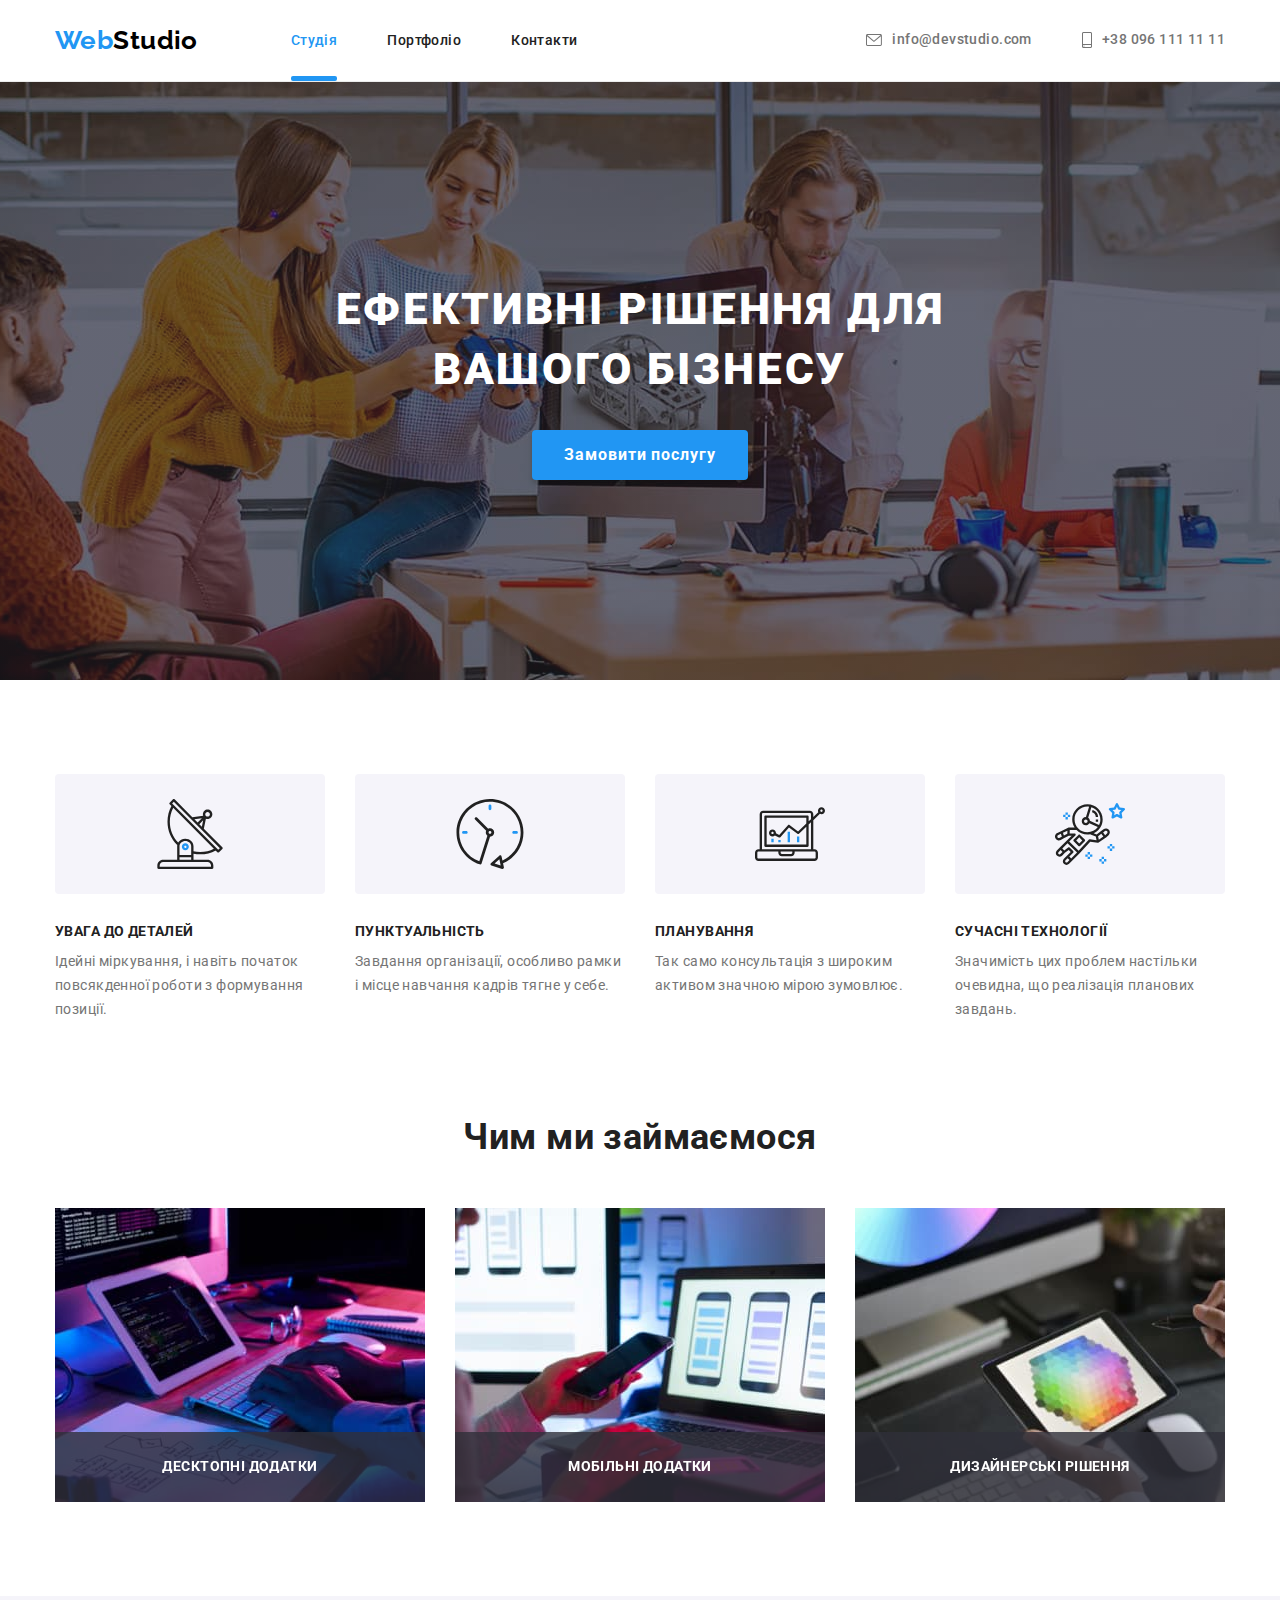
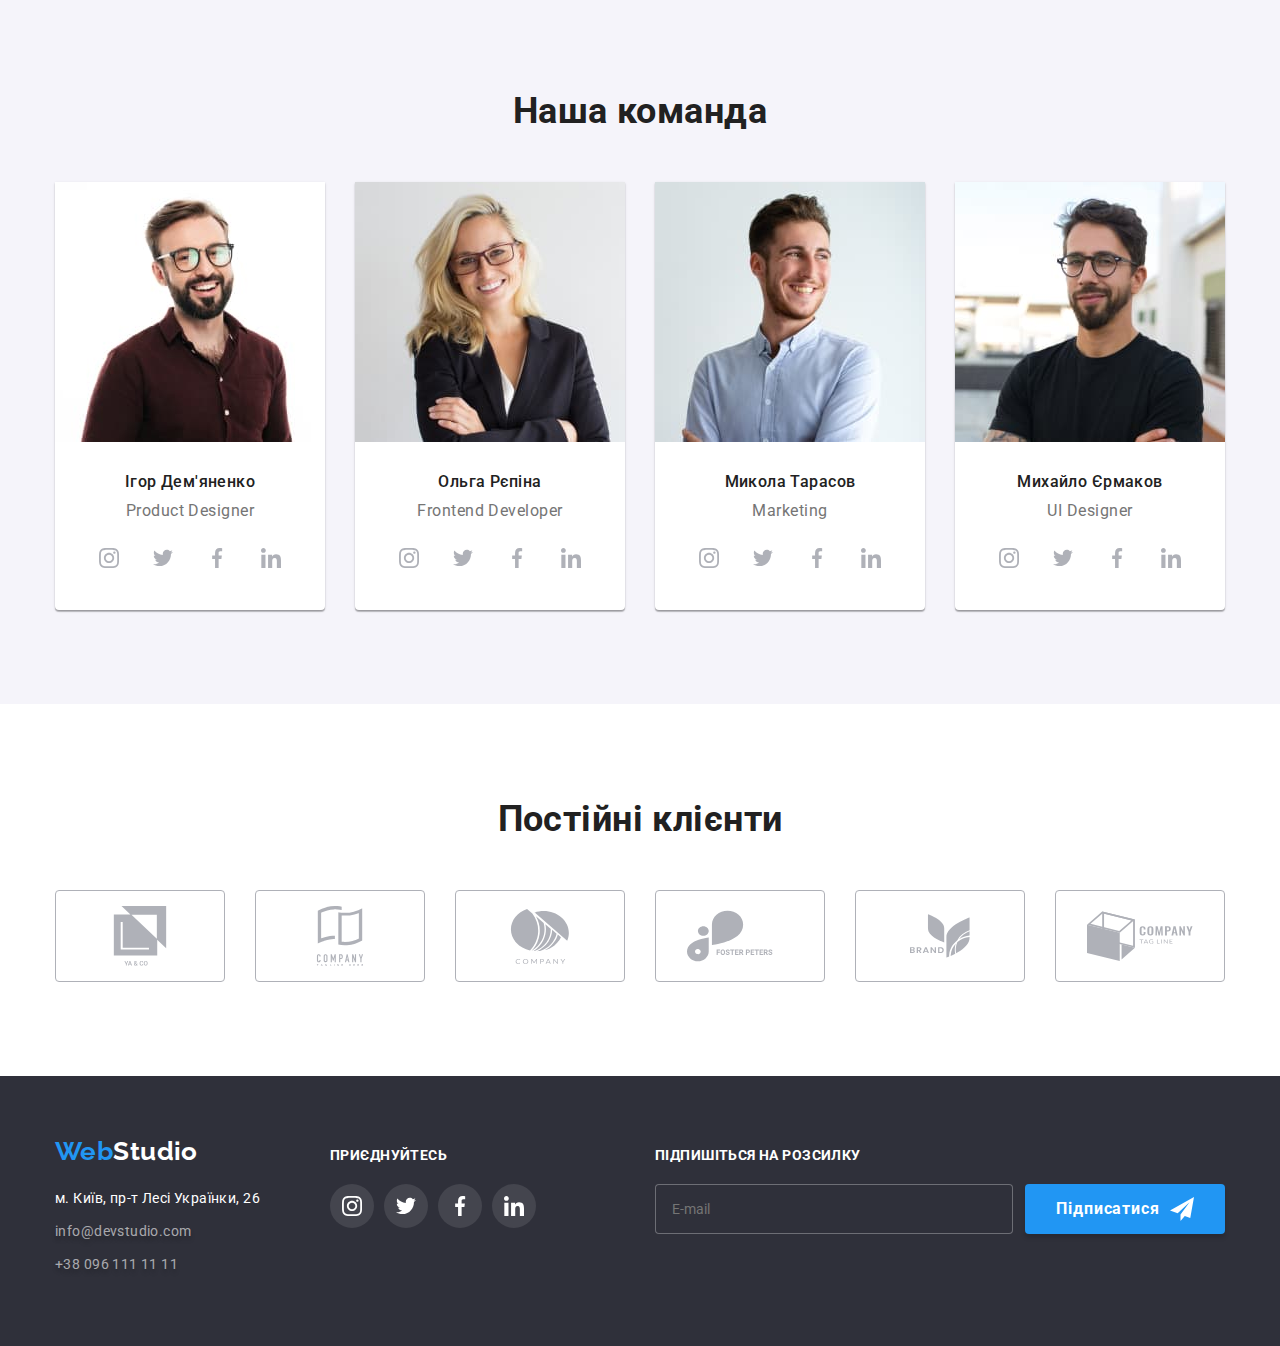
<file: index.html>
<!DOCTYPE html>
<html lang="uk">

<head>
  <meta charset="UTF-8" />
  <meta http-equiv="X-UA-Compatible" content="IE=edge" />
  <meta name="viewport" content="width=device-width, initial-scale=1.0" />
  <title lang="en">Web Studio (Version 2.1)</title>
  <link href="https://fonts.googleapis.com/css2?family=Raleway:wght@700&family=Roboto:wght@400;500;700;900&display=swap"
    rel="stylesheet" />
  <link rel="stylesheet"
    href="https://cdnjs.cloudflare.com/ajax/libs/modern-normalize/1.1.0/modern-normalize.min.css" />
  <!-- <link rel="stylesheet" href="css/styles.css" /> -->
  <link rel="stylesheet" href="./css/main.min.css" />
</head>

<body>
  <header class="header">
    <div class="container header__container">
      <a lang="en" href="./index.html" class="header__logo"><span class="logo__zone">Web</span>Studio</a>
      <nav class="navigation">
        <ul class="navigation__list list">
          <li class="navigation__item">
            <a href="./index.html" class="link navigation__link navigation__link--current">Студія</a>
          </li>
          <li class="navigation__item">
            <a href="./portfolio.html" class="link navigation__link">Портфоліо</a>
          </li>
          <li class="navigation__item"><a href="" class="link navigation__link">Контакти</a></li>
        </ul>
      </nav>

      <ul class="header__group list">
        <li class="header__item">
          <a href="mailto:info@devstudio.com" class="link header__link"><svg class="header__icon-mail" width="16" height="12">
              <use href="./images/sprint-icons.svg#icon-icon-mail">
              </use>
            </svg>info@devstudio.com</a>
        </li>
        <li class="header__item">
          <a href="tel:+380961111111" class="link header__link"><svg class="header__icon-phone" width="10" height="16">
              <use href="./images/sprint-icons.svg#icon-smartphone">
              </use>
            </svg>+38 096 111 11 11</a>
        </li>
      </ul>
    </div>
  </header>

  <main>
    <section class="hero">
      <div class="container hero__container">
        <h1 class="hero__title">Ефективні рішення для вашого бізнесу</h1>
        <button data-modal-open type="button" class="button btn-mode-blue hero__btn--size">Замовити послугу</button>
        <div data-modal class="backdrop is-hidden">
          <div class="modal">
            <button data-modal-close class="modal__btn">
              <svg class="modal__btn-icon" width="18" height="18">
                <use href="./images/sprint-icons.svg#icon-close-btn">
                </use>
              </svg>
            </button>
            <form class="modal-form">
              <p class="modal-form__title">Залиште свої дані, ми вам передзвонимо</p>
                 <div class="modal-form__field">
                  <label for="name">Ім'я</label>
                   <input class="modal-form__input" type="text" name="name" id="name"/ required>
                <svg class="modal-form__icon" width="18" height="18">
                   <use href="./images/sprint-icons.svg#icon-person-black-18dp">
                   </use>
                 </svg> 
                 </div>
              <div class="modal-form__field">
               <label class="form-label"  for="tel">Телефон</label>
               <input class="modal-form__input" type="tel" name="tel" id="tel"/ required>
              <svg class="modal-form__icon" width="18" height="18">
                 <use href="./images/sprint-icons.svg#icon-phone-black-18dp">
                 </use>
               </svg>
              </div>
              <div class="modal-form__field">
               <label for="mail">Пошта</label>
               <input class="modal-form__input" type="email" name="mail" id="mail"/ required>
              <svg class="modal-form__icon" width="18" height="18">
                 <use href="./images/sprint-icons.svg#icon-email-black-18dp">
                 </use>
               </svg> 
              </div>
              <div class="modal-form__field-last">
               <label for="comment">Коментар</label>
               <textarea class="modal-form__comment" type="comment" name="comment" rows="5" placeholder="Введіть текст" id="comment"/></textarea>
              </div>
   
               <label class="modal-form__policy">
               <input class="modal-form__input visually-hidden" type="checkbox" name="policy" required/>
                 <span class="modal-form__checkbox"></span>
                 Погоджуюся з розсилкою та приймаю <a class="modal-form__policy-link" href="">Умови договору</a>
             </label>
            
              <button class="button btn-mode-blue modal-form__submit-btn" type="submit">Відправити</button>
            </form> 
          </div>
        </div>

      </div>
    </section>

    <section class="section features">
      <div class="container features__container">
        <h2 class="visually-hidden">Features</h2>
        <ul class="features__list list">
          <li class="features__item">
           <div class="features__icon">
             <svg class="features__icon-antenna" width="70" height="70">
              <use href="./images/sprint-icons.svg#icon-antenna">
              </use>
            </svg>
           </div>
            <h3 class="features__title">Увага до деталей</h3>
            <p class="features__text">
              Ідейні міркування, і навіть початок повсякденної роботи з формування позиції.
            </p>
          </li>
          <li class="features__item item">
            <div class="features__icon">
             <svg class="features__icon-clock" width="70" height="70">
              <use href="./images/sprint-icons.svg#icon-clock">
              </use>
            </svg>
           </div>
            <h3 class="features__title">Пунктуальність</h3>
            <p class="features__text">
              Завдання організації, особливо рамки і місце навчання кадрів тягне у себе.
            </p>
          </li>
          <li class="features__item item">
           <div class="features__icon">
             <svg class="features__icon-diagram" width="70" height="70">
              <use href="./images/sprint-icons.svg#icon-diagram">
              </use>
            </svg>
           </div>
            <h3 class="features__title">Планування</h3>
            <p class="features__text">
              Так само консультація з широким активом значною мірою зумовлює.
            </p>
          </li>
          <li class="features__item">
           <div class="features__icon">
             <svg class="features__icon-astronaut" width="70" height="70">
              <use href="./images/sprint-icons.svg#icon-astronaut">
              </use>
            </svg>
           </div>
            <h3 class="features__title">Сучасні технології</h3>
            <p class="features__text">
              Значимість цих проблем настільки очевидна, що реалізація планових завдань.
            </p>
          </li>
        </ul>
      </div>
    </section>
    
    <section class="section work">
      <div class="container">
        <h2 class="work__title">Чим ми займаємося</h2>
        <ul class="work__img list">
          <li class="work__item work__item--overlay"><img src="./images/img.jpg" alt="продукт1" width="370" />
              <p class="work__thumb">Десктопні додатки</p>
          </li>
          <li class="work__item work__item--overlay"><img src="./images/img1.jpg" alt="продукт2" width="370" />
              <p class="work__thumb">Мобільні додатки</p>

          </li>
          <li class="work__item work__item--overlay"><img src="./images/img2.jpg" alt="продукт3" width="370" />
              <p class="work__thumb">Дизайнерські рішення</p>
          </li>
        </ul>
      </div>
    </section>

    <section class="section team__section">
      <div class="team container">
        <h2 class="team__title">Наша команда</h2>

        <ul class="team__container list">
          <li class="team__card">
            <img src="./images/img3.jpg" alt="фото1" width="270" />
            <div class="team__content">
              <h3 class="team__name">Ігор Дем'яненко</h3>
              <p lang="en" class="team__profession">Product Designer</p>
              <ul class="social list">
                <li class="social__item">
                  <a class="social__link" href="">
                    <svg class="social__icons" width="20" height="20">
                      <use href="./images/sprint-icons.svg#icon-instagram">
                      </use>
                    </svg>
                  </a>
                </li>
                <li class="social__item">
                  <a class="social__link" href="">
                    <svg class="social__icons" width="20" height="20">
                      <use href="./images/sprint-icons.svg#icon-twitter">
                      </use>
                    </svg>
                  </a>
                </li>
                <li class="social__item">
                  <a class="social__link" href="">
                    <svg class="social__icons" width="20" height="20">
                      <use href="./images/sprint-icons.svg#icon-facebook">
                      </use>
                    </svg>
                  </a>
                </li>
                <li class="social__item">
                  <a class="social__link" href="">
                    <svg class="social__icons" width="20" height="20">
                      <use href="./images/sprint-icons.svg#icon-linkedin">
                      </use>
                    </svg>
                  </a>
                </li>
              </ul>
            </div>
          </li>

          <li class="team__card">
            <img src="./images/img4.jpg" alt="фото2" width="270" />
            <div class="team__content">
              <h3 class="team__name">Ольга Рєпіна</h3>
              <p lang="en" class="team__profession">Frontend Developer</p>
              <ul class="social list">
                <li class="social__item">
                  <a class="social__link" href="">
                    <svg class="social__icons" width="20" height="20">
                      <use href="./images/sprint-icons.svg#icon-instagram">
                      </use>
                    </svg>
                  </a>
                </li>
                <li class="social__item">
                  <a class="social__link" href="">
                    <svg class="social__icons" width="20" height="20">
                      <use href="./images/sprint-icons.svg#icon-twitter">
                      </use>
                    </svg>
                  </a>
                </li>
                <li class="social__item">
                  <a class="social__link" href="">
                    <svg class="social__icons" width="20" height="20">
                      <use href="./images/sprint-icons.svg#icon-facebook">
                      </use>
                    </svg>
                  </a>
                </li>
                <li class="social__item">
                  <a class="social__link" href="">
                    <svg class="social__icons" width="20" height="20">
                      <use href="./images/sprint-icons.svg#icon-linkedin">
                      </use>
                    </svg>
                  </a>
                </li>
              </ul>
            </div>
          </li>

          <li class="team__card">
            <img src="./images/img5.jpg" alt="фото3" width="270" />
            <div class="team__content">
              <h3 class="team__name">Микола Тарасов</h3>
              <p lang="en" class="team__profession">Marketing</p>
              <ul class="social list">
                <li class="social__item">
                  <a class="social__link" href="">
                    <svg class="social__icons" width="20" height="20">
                      <use href="./images/sprint-icons.svg#icon-instagram">
                      </use>
                    </svg>
                  </a>
                </li>
                <li class="social__item">
                  <a class="social__link" href="">
                    <svg class="social__icons" width="20" height="20">
                      <use href="./images/sprint-icons.svg#icon-twitter">
                      </use>
                    </svg>
                  </a>
                </li>
                <li class="social__item">
                  <a class="social__link" href="">
                    <svg class="social__icons" width="20" height="20">
                      <use href="./images/sprint-icons.svg#icon-facebook">
                      </use>
                    </svg>
                  </a>
                </li>
                <li class="social__item">
                  <a class="social__link" href="">
                    <svg class="social__icons" width="20" height="20">
                      <use href="./images/sprint-icons.svg#icon-linkedin">
                      </use>
                    </svg>
                  </a>
                </li>
              </ul>
            </div>
          </li>

          <li class="team__card">
            <img src="./images/img6.jpg" alt="фото4" width="270" />
            <div class="team__content">
              <h3 class="team__name">Михайло Єрмаков</h3>
              <p lang="en" class="team__profession">UI Designer</p>
              <ul class="social list">
                <li class="social__item">
                  <a class="social__link" href="">
                    <svg class="social__icons" width="20" height="20">
                      <use href="./images/sprint-icons.svg#icon-instagram">
                      </use>
                    </svg>
                  </a>
                </li>
                <li class="social__item">
                  <a class="social__link" href="">
                    <svg class="social__icons" width="20" height="20">
                      <use href="./images/sprint-icons.svg#icon-twitter">
                      </use>
                    </svg>
                  </a>
                </li>
                <li class="social__item">
                  <a class="social__link" href="">
                    <svg class="social__icons" width="20" height="20">
                      <use href="./images/sprint-icons.svg#icon-facebook">
                      </use>
                    </svg>
                  </a>
                </li>
                <li class="social__item">
                  <a class="social__link" href="">
                    <svg class="social__icons" width="20" height="20">
                      <use href="./images/sprint-icons.svg#icon-linkedin">
                      </use>
                    </svg>
                  </a>
                </li>
              </ul>
            </div>
          </li>
        </ul>
      </div>
    </section>

    <section class="section clients">
      <div class="container clients__container">
        <h2 class="clients__title">Постійні клієнти</h2>
        <ul class="clients list">
          <li class="clients__item">
            <a class="clients__link" href="">
              <svg width="106" height="60" class="clients__icon">
                <use href="./images/sprint-icons.svg#icon-logo1">
                </use>
              </svg>
            </a>
          </li>
          <li class="clients__item">
            <a class="clients__link" href="">
              <svg width="106" height="60" class="clients__icon">
                <use href="./images/sprint-icons.svg#icon-logo2">
                </use>
              </svg>
            </a>
          </li>
          </li>
          <li class="clients__item">
            <a class="clients__link" href="">
              <svg width="106" height="60" class="clients__icon">
                <use href="./images/sprint-icons.svg#icon-logo3">
                </use>
              </svg>
            </a>
          </li>
          </li>
          <li class="clients__item">
            <a class="clients__link" href="">
              <svg width="106" height="60" class="clients__icon">
                <use href="./images/sprint-icons.svg#icon-logo4">
                </use>
              </svg>
            </a>
          </li>
          </li>
          <li class="clients__item">
            <a class="clients__link" href="">
              <svg width="106" height="60" class="clients__icon">
                <use href="./images/sprint-icons.svg#icon-logo5">
                </use>
              </svg>
            </a>
          </li>
          </li>
          <li class="clients__item">
            <a class="clients__link" href="">
              <svg width="106" height="60" class="clients__icon">
                <use href="./images/sprint-icons.svg#icon-logo6">
                </use>
              </svg>
            </a>
          </li>
        </ul>
      </div>
    </section>
  </main>
  
  <footer class="footer">
    <div class="container footer__container">
      <div class="footer__address-data">
            <a lang="en" href="./index.html" class="header__logo header__logo--color"><span class="logo__zone">Web</span>Studio</a>
      <address>
        <ul class="contact list">
          <li class="contact__item">
            <a href="https://g.page/ak-lesi?share" target="_blank" rel="noopener noreferrer nofollow"
              class="contact__address link">
              м. Київ, пр-т Лесі Українки, 26</a>
          </li>
          <li class="contact__item">
            <a href="mailto:info@devstudio.com" class="contact__group link">info@devstudio.com</a>
          </li>
          <li class="contact__item">
            <a href="tel:+380961111111" class="contact__group link">+38 096 111 11 11</a>
          </li>
        </ul>
      </address>
      </div>
          <div class="links">
      <h3 class="links__title">приєднуйтесь</h3>
      <ul class="social list">
        <li class="social__item">
          <a class="social__link" href="">
            <svg class="footer__icons" width="20" height="20">
              <use href="./images/sprint-icons.svg#icon-instagram">
              </use>
            </svg>
          </a>
        </li>
        <li class="social__item">
          <a class="social__link" href="">
            <svg class="footer__icons" width="20" height="20">
              <use href="./images/sprint-icons.svg#icon-twitter">
              </use>
            </svg>
          </a>
        </li>
        <li class="social__item">
          <a class="social__link" href="">
            <svg class="footer__icons" width="20" height="20">
              <use href="./images/sprint-icons.svg#icon-facebook">
              </use>
            </svg>
          </a>
        </li>
        <li class="social__item">
          <a class="social__link" href="">
            <svg class="footer__icons" width="20" height="20">
              <use href="./images/sprint-icons.svg#icon-linkedin">
              </use>
            </svg>
          </a>
        </li>
      </ul>
    </div>
    <div class="subscribe">
      <h3 class="subscribe__title">Підпишіться на розсилку</h3>
      <form class="subscribe__form">
        <lable>
          <input class="subscribe__email" type="text" name="email" placeholder="E-mail" required/>
        </lable>

          <button class="button btn-mode-blue subscribe__btn" type="submit">Підписатися <svg class="subscribe__icon" width="24" height="24">
            <use  href="./images/sprint-icons.svg#icon-send">
            </use>
            </svg>
          </button>
      </form>
    </div>
    </div>

  </footer>
  <script src="./js/modal.js"></script>
</body>

</html>
</file>
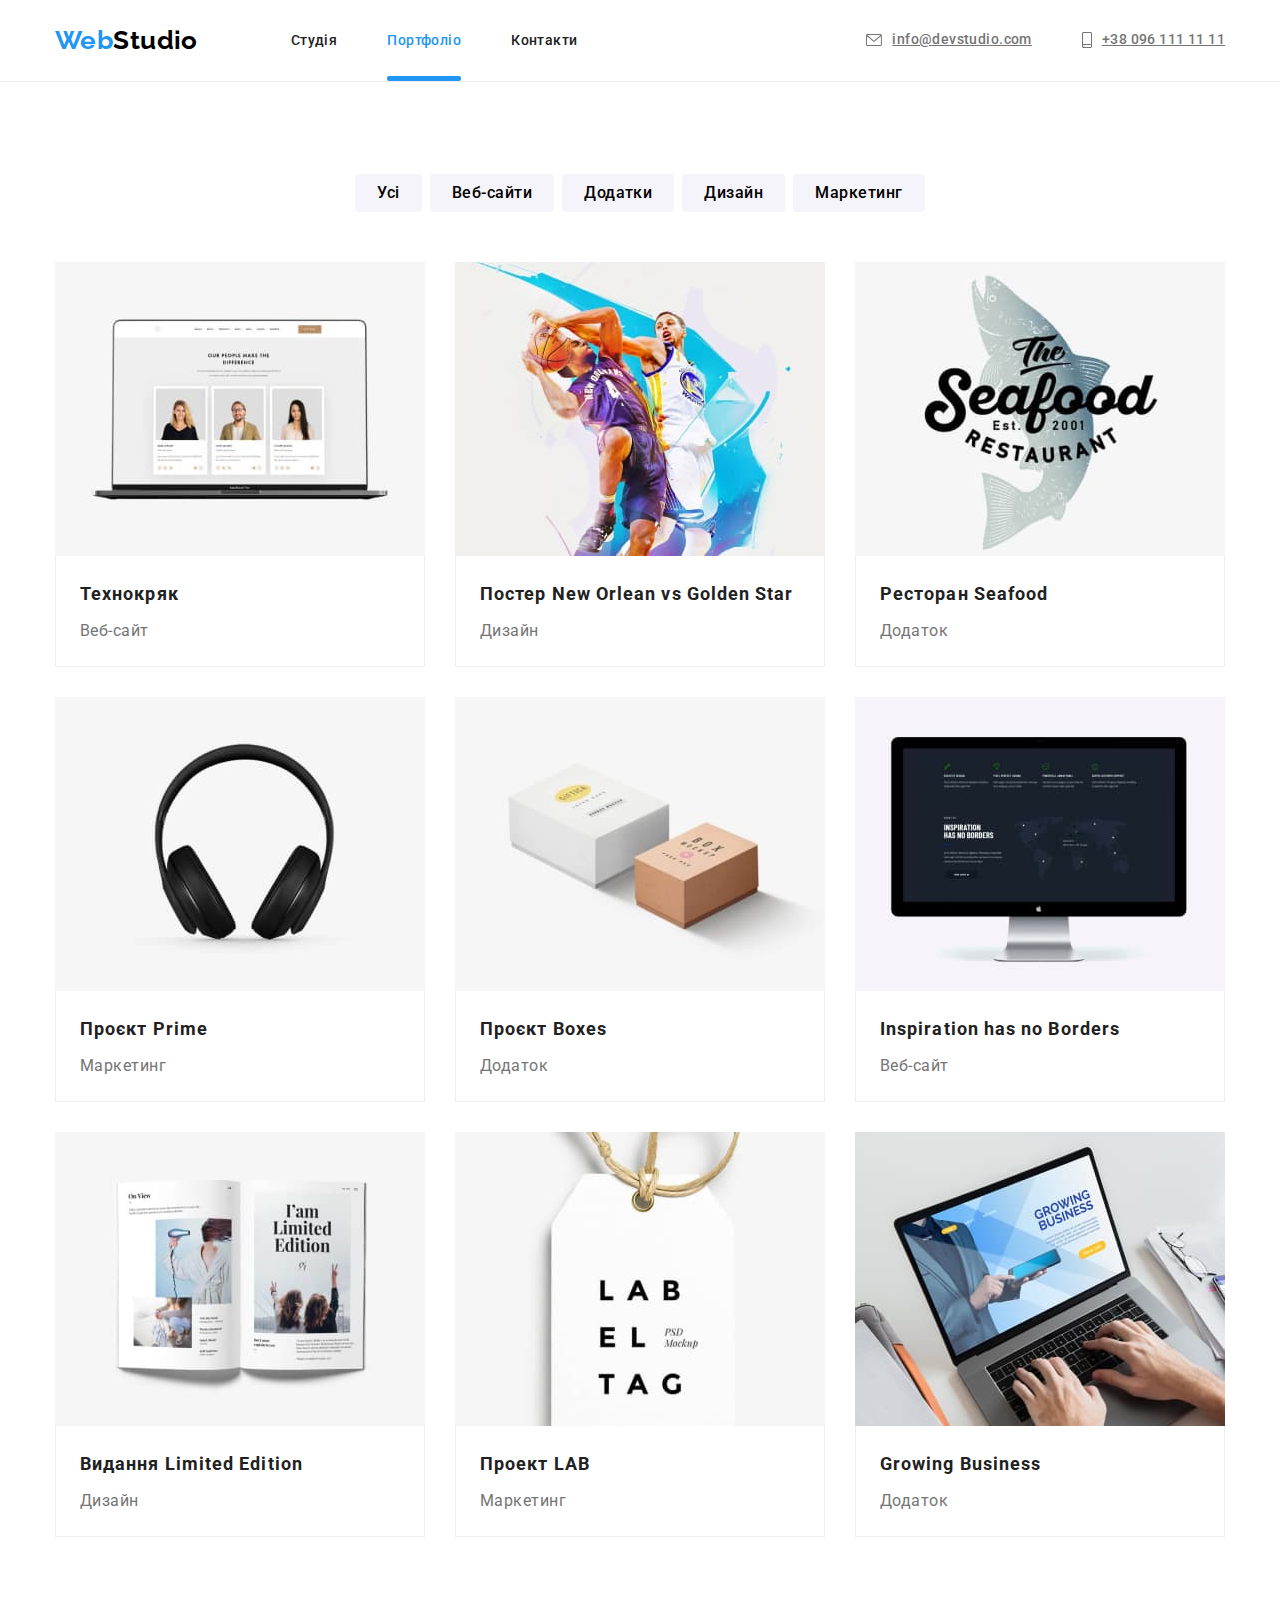
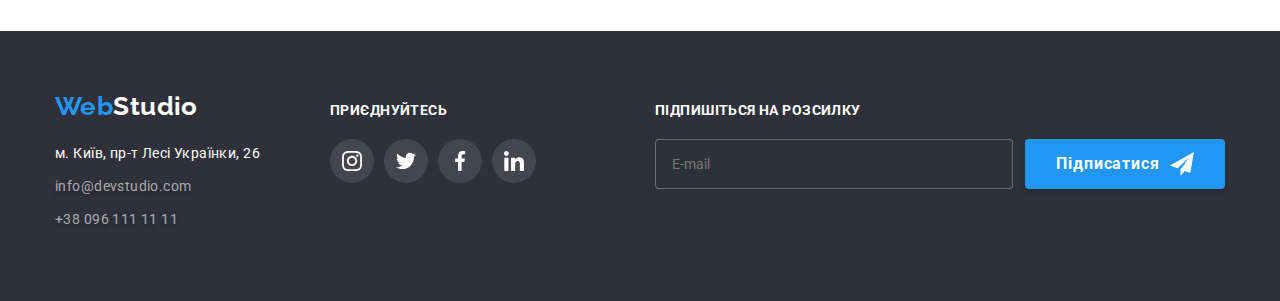
<file: portfolio.html>
<!DOCTYPE html>
<html lang="uk">
  <head>
    <meta charset="UTF-8" />
    <meta http-equiv="X-UA-Compatible" content="IE=edge" />
    <meta name="viewport" content="width=device-width, initial-scale=1.0" />
    <title lang="en">Web Studio (Version 2.1)</title>
    <link rel="preconnect" href="https://fonts.googleapis.com" />
    <link rel="preconnect" href="https://fonts.gstatic.com" crossorigin />
    <link
      href="https://fonts.googleapis.com/css2?family=Raleway:wght@700&family=Roboto:wght@400;500;700;900&display=swap"
      rel="stylesheet"
    />
    <link
      rel="stylesheet"
      href="https://cdnjs.cloudflare.com/ajax/libs/modern-normalize/1.1.0/modern-normalize.min.css"
    />
    <!-- <link rel="stylesheet" href="css/styles.css" /> -->
    <link rel="stylesheet" href="./css/main.min.css" />
  </head>

  <body class="page">
    <header class="header">
      <div class="container header__container">
        <a lang="en" href="./index.html" class="header__logo"><span class="logo__zone">Web</span>Studio</a>
        <nav class="navigation">
          <ul class="navigation__list list">
            <li class="navigation__item">
              <a href="./index.html" class="link navigation__link">Студія</a>
            </li>
            <li class="navigation__item">
              <a href="./portfolio.html" class="link navigation__link navigation__link--current">Портфоліо</a>
            </li>
            <li class="navigation__item"><a href="" class="link navigation__link">Контакти</a></li>
          </ul>
        </nav>
  
        <ul class="header__group list">
          <li class="header__item">
            <a href="mailto:info@devstudio.com" class="header__link"><svg class="header__icon-mail" width="16" height="12">
                <use href="./images/sprint-icons.svg#icon-icon-mail">
                </use>
              </svg>info@devstudio.com</a>
          </li>
          <li class="header__item">
            <a href="tel:+380961111111" class="header__link"><svg class="header__icon-phone" width="10" height="16">
                <use href="./images/sprint-icons.svg#icon-smartphone">
                </use>
              </svg>+38 096 111 11 11</a>
          </li>
        </ul>
      </div>
    </header>

    <main>
      <section class="section">
        <div class="container">
          <h1 class="visually-hidden">Portfolio</h1>
          <ul class="filters list">
            <li class="filters__item">
              <button type="button" class="button btn-mode-grey">Усі</button>
            </li>
            <li class="filters__item">
              <button type="button" class="button btn-mode-grey">
                Веб-сайти
              </button>
            </li>
            <li class="filters__item">
              <button type="button" class="button btn-mode-grey">
                Додатки
              </button>
            </li>
            <li class="filters__item">
              <button type="button" class="button btn-mode-grey">Дизайн</button>
            </li>
            <li class="filters__item">
              <button type="button" class="button btn-mode-grey">
                Маркетинг
              </button>
            </li>
          </ul>

          <ul class="portfolio list">
            <li class="portfolio__element">
              <a class="portfolio__link link" href="">
                <div class="portfolio__overlay">
                  <img
                    src="./images/images portf/img1.jpg"
                    alt="лептоп"
                    width="370"
                  />
                  <div class="portfolio__thumb">
                    <p>
                      Ресурс пропонує комплексні пропозиції з різним рівнем
                      функціоналу та сервісів. Все це дозволить відвідувачу
                      отримати вичерпні відомості про компанію чи приватну
                      особу.
                    </p>
                  </div>
                </div>
                <div class="portfolio__wrap">
                  <h2 class="portfolio__title">Технокряк</h2>
                  <p class="portfolio__content">Веб-сайт</p>
                </div>
              </a>
            </li>

            <li class="portfolio__element">
              <a class="portfolio__link link" href="">
                <div class="portfolio__overlay">
                  <img
                    src="./images/images portf/img2.jpg"
                    alt="два хлопці грають в баскетбол"
                    width="370"
                  />
                  <div class="portfolio__thumb">
                    <p>
                      Ресурс пропонує комплексні пропозиції з різним рівнем
                      функціоналу та сервісів. Все це дозволить відвідувачу
                      отримати вичерпні відомості про компанію чи приватну
                      особу.
                    </p>
                  </div>
                </div>
                <div class="portfolio__wrap">
                  <h2 class="portfolio__title">Постер New Orlean vs Golden Star</h2>
                  <p class="portfolio__content">Дизайн</p>
                </div>
              </a>
            </li>

            <li class="portfolio__element">
              <a class="portfolio__link link" href="">
                <div class="portfolio__overlay">
                  <img
                    src="./images/images portf/img3.jpg"
                    alt="назва ресторану"
                    width="370"
                  />
                  <div class="portfolio__thumb">
                    <p>
                      Ресурс пропонує комплексні пропозиції з різним рівнем
                      функціоналу та сервісів. Все це дозволить відвідувачу
                      отримати вичерпні відомості про компанію чи приватну
                      особу.
                    </p>
                  </div>
                </div>
                <div class="portfolio__wrap">
                  <h2 class="portfolio__title">Ресторан Seafood</h2>
                  <p class="portfolio__content">Додаток</p>
                </div>
              </a>
            </li>

            <li class="portfolio__element">
              <a class="portfolio__link link" href="">
                <div class="portfolio__overlay">
                  <img
                    src="./images/images portf/img4.jpg"
                    alt="навушники"
                    width="370"
                  />
                  <div class="portfolio__thumb">
                    <p>
                      Ресурс пропонує комплексні пропозиції з різним рівнем
                      функціоналу та сервісів. Все це дозволить відвідувачу
                      отримати вичерпні відомості про компанію чи приватну
                      особу.
                    </p>
                  </div>
                </div>
                <div class="portfolio__wrap">
                  <h2 class="portfolio__title">Проєкт Prime</h2>
                  <p class="portfolio__content">Маркетинг</p>
                </div>
              </a>
            </li>

            <li class="portfolio__element">
              <a class="portfolio__link link" href="">
                <div class="portfolio__overlay">
                  <img
                    src="./images/images portf/img5.jpg"
                    alt="дві коробки"
                    width="370"
                  />
                  <div class="portfolio__thumb">
                    <p>
                      Ресурс пропонує комплексні пропозиції з різним рівнем
                      функціоналу та сервісів. Все це дозволить відвідувачу
                      отримати вичерпні відомості про компанію чи приватну
                      особу.
                    </p>
                  </div>
                </div>
                <div class="portfolio__wrap">
                  <h2 class="portfolio__title">Проєкт Boxes</h2>
                  <p class="portfolio__content">Додаток</p>
                </div>
              </a>
            </li>

            <li class="portfolio__element">
              <a class="portfolio__link link" href="">
                <div class="portfolio__overlay">
                  <img
                    src="./images/images portf/img6.jpg"
                    alt="монітор"
                    width="370"
                  />
                  <div class="portfolio__thumb">
                    <p>
                      Ресурс пропонує комплексні пропозиції з різним рівнем
                      функціоналу та сервісів. Все це дозволить відвідувачу
                      отримати вичерпні відомості про компанію чи приватну
                      особу.
                    </p>
                  </div>
                </div>
                <div class="portfolio__wrap">
                  <h2 class="portfolio__title">Inspiration has no Borders</h2>
                  <p class="portfolio__content">Веб-сайт</p>
                </div>
              </a>
            </li>

            <li class="portfolio__element">
              <a class="portfolio__link link" href="">
                <div class="portfolio__overlay">
                  <img
                    src="./images/images portf/img7.jpg"
                    alt="відкритий журнал"
                    width="370"
                  />
                  <div class="portfolio__thumb">
                    <p>
                      Ресурс пропонує комплексні пропозиції з різним рівнем
                      функціоналу та сервісів. Все це дозволить відвідувачу
                      отримати вичерпні відомості про компанію чи приватну
                      особу.
                    </p>
                  </div>
                </div>
                <div class="portfolio__wrap">
                  <h2 class="portfolio__title">Видання Limited Edition</h2>
                  <p class="portfolio__content">Дизайн</p>
                </div>
              </a>
            </li>

            <li class="portfolio__element">
              <a class="portfolio__link link" href="">
                <div class="portfolio__overlay">
                  <img
                    src="./images/images portf/img8.jpg"
                    alt="бірка з логотиром"
                    width="370"
                  />
                  <div class="portfolio__thumb">
                    <p>
                      Ресурс пропонує комплексні пропозиції з різним рівнем
                      функціоналу та сервісів. Все це дозволить відвідувачу
                      отримати вичерпні відомості про компанію чи приватну
                      особу.
                    </p>
                  </div>
                </div>
                <div class="portfolio__wrap">
                  <h2 class="portfolio__title">Проект LAB</h2>
                  <p class="portfolio__content">Маркетинг</p>
                </div>
              </a>
            </li>

            <li class="portfolio__element">
              <a class="portfolio__link link" href="">
                <div class="portfolio__overlay">
                  <img
                    src="./images/images portf/img9.jpg"
                    alt="лептоп за яким працюють"
                    width="370"
                  />
                  <div class="portfolio__thumb">
                    <p>
                      Ресурс пропонує комплексні пропозиції з різним рівнем
                      функціоналу та сервісів. Все це дозволить відвідувачу
                      отримати вичерпні відомості про компанію чи приватну
                      особу.
                    </p>
                  </div>
                </div>
                <div class="portfolio__wrap">
                  <h2 class="portfolio__title">Growing Business</h2>
                  <p class="portfolio__content">Додаток</p>
                </div>
              </a>
            </li>
          </ul>
        </div>
      </section>
    </main>

    <footer class="footer">
      <div class="container footer__container">
        <div class="footer__address-data">
              <a lang="en" href="./index.html" class="header__logo header__logo--color"><span class="logo__zone">Web</span>Studio</a>
              <address>
                <ul class="contact list">
                  <li class="contact__item">
                    <a href="https://g.page/ak-lesi?share" target="_blank" rel="noopener noreferrer nofollow"
                      class="contact__address link">
                      м. Київ, пр-т Лесі Українки, 26</a>
                  </li>
                  <li class="contact__item">
                    <a href="mailto:info@devstudio.com" class="contact__group link">info@devstudio.com</a>
                  </li>
                  <li class="contact__item">
                    <a href="tel:+380961111111" class="contact__group link">+38 096 111 11 11</a>
                  </li>
                </ul>
              </address>
        </div>
            <div class="links">
        <h3 class="links__title">приєднуйтесь</h3>
        <ul class="social list">
          <li class="social__item">
            <a class="social__link" href="">
              <svg class="footer__icons" width="20" height="20">
                <use href="./images/sprint-icons.svg#icon-instagram">
                </use>
              </svg>
            </a>
          </li>
          <li class="social__item">
            <a class="social__link" href="">
              <svg class="footer__icons" width="20" height="20">
                <use href="./images/sprint-icons.svg#icon-twitter">
                </use>
              </svg>
            </a>
          </li>
          <li class="social__item">
            <a class="social__link" href="">
              <svg class="footer__icons" width="20" height="20">
                <use href="./images/sprint-icons.svg#icon-facebook">
                </use>
              </svg>
            </a>
          </li>
          <li class="social__item">
            <a class="social__link" href="">
              <svg class="footer__icons" width="20" height="20">
                <use href="./images/sprint-icons.svg#icon-linkedin">
                </use>
              </svg>
            </a>
          </li>
        </ul>
      </div>
      <div class="subscribe">
        <h3 class="subscribe__title">Підпишіться на розсилку</h3>
        <form class="subscribe__form">
          <lable>
            <input class="subscribe__email" type="text" name="email" placeholder="E-mail" required/>
          </lable>
  
            <button class="button btn-mode-blue subscribe__btn" type="submit">Підписатися <svg class="subscribe__icon" width="24" height="24">
              <use  href="./images/sprint-icons.svg#icon-send">
              </use>
              </svg>
            </button>
        </form>
      </div>
      </div>
  
    </footer>
  </body>
</html>
</file>
<file: css/styles.css>
:root {
  --main-color: #212121;
  --secondary-text-color: #757575;
  --accent-color: #2196f3;
  --background-color: #f5f5f5;
  --secondary-background-color: #2f303a;
  --additional-background-color: #f5f4fa;
  --primary-white-color: #ffffff;
  --button-pressing-color: #188ce8;
  --primary-black-color: #000000;
  --main-font: Roboto, sans-serif;
  --card-set-gap: 30px;
  --card-shadow: 0px 1px 3px rgba(0, 0, 0, 0.12),
    0px 1px 1px rgba(0, 0, 0, 0.14), 0px 2px 1px rgba(0, 0, 0, 0.2);
}

body {
  background-color: var(--primary-white-color);
  color: var(--main-color);
  font-family: Roboto, sans-serif;
  font-size: 14px;
  letter-spacing: 0.03em;
  padding-top: 80px;
}

.visually-hidden {
  position: absolute;
  width: 1px;
  height: 1px;
  margin: -1px;
  border: 0;
  padding: 0;

  white-space: nowrap;
  clip-path: inset(100%);
  clip: rect(0 0 0 0);
  overflow: hidden;
}

h1,
h2,
h3,
h4,
h5,
h6,
p {
  margin: 0;
}

img {
  display: block;
  max-width: 100%;
  height: auto;
}
address {
  font-style: normal;
}
button {
  padding: 0;
  display: block;
  margin: 0 auto;
  cursor: pointer;
  border: none;
  border-radius: 4px;

  font-size: 16px;
  letter-spacing: 0.06em;

}
 textarea {
  resize: none;
  height: 120px;
  position: relative;
  padding: 12px 16px;
  font-family: inherit;
  font-size: inherit;
  border: 1px solid rgba(33, 33, 33, 0.2);
  border-radius: 4px;
  cursor: pointer;
 }

label {
  position: relative;
  display: inline-block;
  margin-bottom: 4px;
  color: var(--secondary-text-color);
  font-family: inherit;
  font-size: 12px;
  line-height: 1.16;
  letter-spacing: 0.01em;

}

.container {
  margin-left: auto;
  margin-right: auto;
  width: 1200px;
  padding: 0 15px;
}

.section {
  padding-top: 94px;
  padding-bottom: 94px;
}

.list {
  list-style: none;
  padding-left: 0;
  margin: 0;
}

.link {
  text-decoration: none;
  color: inherit;
}
.header {
  position: fixed;
  top: 0;
  left: 0;
  width: 100%;
  min-height: 80px;
  background-color: var(--primary-white-color);
  border: 1px solid #ececec;
  border-top: transparent;
  border-left: transparent;
  border-right: transparent;
  z-index: 1;
}

.header__container {
  display: flex;
  align-items: center;
}

/* Logo */

.header__logo {
  display: block;
  padding-top: 24px;
  padding-bottom: 25px;

  color: var(--primary-black-color);
  font-family: Raleway, sans-serif;
  font-weight: 700;
  font-size: 26px;
  line-height: 1.19;
  text-decoration: none;
}

.logo__zone {
  color: var(--accent-color);
}

/* site nav */
.navigation {
  margin-left: 93px;
}

.navigation__list  {
  display: flex;
}
.navigation__item {
  padding: 32px 0;
  position: relative;
}
.navigation__item:not(:last-child) {
  margin-right: 50px;
}

.navigation__link.navigation__link--current {
  color: var(--accent-color);
}

.navigation__link {
  color: var(--main-color);
  font-weight: 500;
  line-height: 1.14;

  transition: color 250ms cubic-bezier(0.4, 0, 0.2, 1);
}

.navigation__link:hover,
.navigation__link:focus {
  color: var(--accent-color);
}

.navigation__link--current::after {
  content: "";

  position: absolute;
  left: 0;
  bottom: 0;

  display: block;
  width: 100%;
  height: 5px;
  background-color: var(--accent-color);
  border-radius: 2px;

  opacity: 1;
}

.header__group {
  display: flex;
  margin-left: auto;
}

.header__item + .header__item {
  margin-left: 50px;
}

.header__link {
  display: inline-flex;
  align-items: center;
  text-align: center;
  padding-top: 32px;
  padding-bottom: 32px;

  color: var(--secondary-text-color);
  font-weight: 500;
  line-height: 1.14;

  transition: color 250ms cubic-bezier(0.4, 0, 0.2, 1);
}
.header__icon-mail,
.header__icon-phone {
  margin-right: 10px;
  fill: currentColor;
}

.header__link:hover,
.header__link:focus {
  color: var(--accent-color);

}

/* hero  */

.hero {
  background-color: var(--secondary-background-color);
  text-align: center;
  padding: 200px 0;
  margin-right: auto;
  margin-left: auto;
  height: 600px;
  max-width: 1600px;
  background-image: linear-gradient(
      to right,
      rgba(47, 48, 58, 0.4),
      rgba(47, 48, 58, 0.4)
    ),
    url(../images/hero.jpg);
  background-size: cover;
  background-position: center;
  background-repeat: no-repeat;
}

.hero__title {
  color: var(--primary-white-color);
  font-weight: 900;
  font-size: 44px;
  line-height: 1.36;
  letter-spacing: 0.06em;

  text-transform: uppercase;
  width: 696px;
  margin: 0 auto;
  margin-bottom: 30px;
}

.hero__btn--size{
  width: 216px;
  height: 50px;
}

.backdrop {
  position: fixed;
  top: 0;
  left: 0;

  width: 100%;
  height: 100%;

  background-color: rgba(0, 0, 0, 0.2);
  transition: opacity 250ms cubic-bezier(0.4, 0, 0.2, 1);
}
.backdrop.is-hidden {
  opacity: 0;
  pointer-events: none;
}

.modal-form__field {
  position: relative;
  display: flex;
  flex-direction: column;
  text-align: start;
  margin-bottom: 10px;

  transition: border-color 250ms cubic-bezier(0.4, 0, 0.2, 1);

}
.modal-form__field-last {
  position: relative;
  display: flex;
  flex-direction: column;
  text-align: start;
}

.form-comment{
  transition: border-color 250ms cubic-bezier(0.4, 0, 0.2, 1);
}

.modal-form__icon {
  position: absolute;
  top: 50%;
  left: 12px;

  fill: currentColor;

  transition: fill 250ms cubic-bezier(0.4, 0, 0.2, 1);
}

.modal-form__input {
  position: relative;
  padding: 12px;
  padding-left: 42px;
  font-family: inherit;
  font-size: inherit;
  border: 1px solid rgba(33, 33, 33, 0.2);
  border-radius: 4px;
  margin: 0;
  cursor: pointer;

  transition: border-color 250ms cubic-bezier(0.4, 0, 0.2, 1);
}

.modal-form__input:hover+.modal-form__icon,
.modal-form__input:focus+.modal-form__icon {
  fill: var(--accent-color);
}

.modal-form__comment:hover,
.modal-form__input:hover,
.modal-form__comment:focus,
.modal-form__input:focus {
  border-color: var(--accent-color);
}

.modal-form__policy-link {
  color: var(--accent-color);
}
.modal-form__field--last textarea::placeholder{
  color: rgba(117, 117, 117, 0.5);
  font-family: inherit;
  font-size: 12px;
  line-height: 1.16;
  letter-spacing: 0.01em;
}

.modal-form__policy {
display: inline-flex;
align-items: center;
text-align: center;
margin-top: 20px;
margin-bottom: 30px;
padding-left: 12px;
font-family: inherit;
font-size: 14px;
line-height: 1.71;
letter-spacing: 0.03em;
}

.modal-form__checkbox {
  position: absolute;
  width: 16px;
  height: 15px;
  display: inline-block;

  margin-left: -27px;
  overflow: hidden;
  border-radius: 2px;
  border: 1px solid var(--primary-black-color);
  background-color: var(--primary-white-color);
  background-repeat: no-repeat;
  background-position: 50% 50%;

  transition: border-color 250ms cubic-bezier(0.4, 0, 0.2, 1),
      background-color 250ms cubic-bezier(0.4, 0, 0.2, 1),
      border-image 250ms cubic-bezier(0.4, 0, 0.2, 1),
      background-size 250ms cubic-bezier(0.4, 0, 0.2, 1),
      border 250ms cubic-bezier(0.4, 0, 0.2, 1);
}

/* Checked */

.modal-form__input:checked + .modal-form__checkbox {
  background-color: var(--accent-color);
  border-color: var(--accent-color);
  background-image: url(../images/svg/icon-check.svg);
  background-size: contain;
  /* background-origin: border-box; */
}

/* Focused */

.modal-form__input:focus + .modal-form__checkbox {
  border: 3px solid var(--accent-color);
}

.modal {
  position: absolute;
  top: 50%;
  left: 50%;
  transform: translate(-50%, -50%);

  width: 528px;
  height: 581px;
  padding: 40px;

  background-color: var(--primary-white-color);
}

.modal__btn {
  position: absolute;
  top: 8px;
  right: 8px;

  width: 30px;
  height: 30px;
  padding: 0;
  display: inline-flex;
  text-align: center;
  justify-content: center;
  align-items: center;

  color: var(--primary-black-color);
  background-color: var(--primary-white-color);
  border: 1px solid rgba(0, 0, 0, 0.1);
  border-radius: 50%;

  transition: color 250ms cubic-bezier(0.4, 0, 0.2, 1);
}
.modal__btn-icon {
  fill: currentColor;
  /* content: ""; */
}

.modal__btn:hover,
.modal__btn:focus {
  color: var(--accent-color);
}

.modal-form__title {
font-style: normal;
font-weight: 700;
font-size: 20px;
line-height: 1.15;
text-align: center;
letter-spacing: 0.03em;
  
color: #212121;

margin-bottom: 12px;
}

.modal-form__submit-btn {
  width: 200px;
  height: 50px;
}

/* button */

.btn-mode-blue {
  color: var(--primary-white-color);
  background-color: var(--accent-color);
  font-weight: 700;
  line-height: 1.88;
  display: flex;
  justify-content: center;
  align-items: center;
  /* padding: 10px 32px; */
  box-shadow: 0px 4px 4px rgba(0, 0, 0, 0.15);

transition: color 250ms cubic-bezier(0.4, 0, 0.2, 1),
    background-color 250ms cubic-bezier(0.4, 0, 0.2, 1);
}

.btn-mode-grey {
  padding: 6px 22px;

  background-color: var(--additional-background-color);
  font-weight: 500;
  letter-spacing: 0.03em;
  line-height: 1.62;

  transition: color 250ms cubic-bezier(0.4, 0, 0.2, 1),
    background-color 250ms cubic-bezier(0.4, 0, 0.2, 1),
    box-shadow 250ms cubic-bezier(0.4, 0, 0.2, 1);
}

.btn-mode-blue :hover,
.btn-mode-blue :focus {
  color: var(--primary-white-color);
  background-color: var(--button-pressing-color);

}

.btn-mode-grey :hover,
.btn-mode-grey :focus {
  color: var(--primary-white-color);
  background-color: var(--accent-color);
  box-shadow: 0px 3px 1px rgba(0, 0, 0, 0.1), 0px 1px 2px rgba(0, 0, 0, 0.08),
    0px 2px 2px rgba(0, 0, 0, 0.12);
}

.features__list {
  display: flex;
}

.features__item {
  margin-right: 30px;
}

.features__icon {
  content: "";
  display: inline-flex;
  width: 270px;
  height: 120px;
  background-color: var(--additional-background-color);
  border-radius: 4px;
  align-items: center;
  justify-content: center;
  text-align: center;
  margin-bottom: 30px;
  fill: currentColor;
}

.features__title {
  margin-bottom: 10px;
  font-weight: 700;
  font-size: 14px;
  line-height: 1.14;

  text-transform: uppercase;
}

.features__text {
  color: var(--secondary-text-color);
  font-weight: 400;
  line-height: 1.71;
}

/* work */
.work {
  padding-top: 0;
}

.work__img {
  display: flex;
}
.work__img .work__item {
  margin-right: 30px;
}
.work__img .work__item:nth-child(3n) {
  margin-right: 0;
}

.work__title,
.team__title,
.clients__title {
  margin-top: 0;
  margin-bottom: 50px;
  font-weight: 700;
  font-size: 36px;
  line-height: 1.17;

  text-align: center;
}

.work__item--overlay {
  position: relative;
}

.work__thumb {
  display: flex;
  position: absolute;
  bottom: 0;
  width: 100%;
  height: 70px;
  color: var(--primary-white-color);
  background-color: rgba(47, 48, 58, 0.8);
  font-weight: 700;
  line-height: 1.14;
  text-transform: uppercase;
  justify-content: center;
  align-items: center;
}

/* team */

.team__section {
  background-color: var(--additional-background-color);
}

.team__container {
  display: flex;
  list-style: none;
}

.team__name {
  margin-bottom: 10px;
  font-weight: 500;
  font-size: 16px;
  line-height: 1.19;

  text-align: center;
}
.team__profession {
  margin-top: 0;
  margin-bottom: 16px;
  color: var(--secondary-text-color);
  font-weight: 400;
  font-size: 16px;
  line-height: 1.19;
  letter-spacing: 0.03em;

  text-align: center;
}

.team__card {
  margin-right: 30px;
  background: var(--primary-white-color);

  box-shadow: var(--card-shadow);
  border-radius: 0px 0px 4px 4px;
}

.team__card:nth-child(4n) {
  margin-right: 0;
}
.team__content {
  padding: 30px 0;
}

.card-content {
  padding: 15px;
}

.card-text {
  margin-top: 10px;
}

.social.list {
  display: flex;
  text-align: center;
  justify-content: center;
  align-items: center;
}

.social__link {
  display: inline-flex;
  color: #afb1b8;
  background-color: rgba(255, 255, 255, 0.1);
  width: 44px;
  height: 44px;
  border-radius: 50%;
  text-align: center;
  justify-content: center;
  align-items: center;

  transition: color 250ms cubic-bezier(0.4, 0, 0.2, 1),
     background-color 250ms cubic-bezier(0.4, 0, 0.2, 1);
}
.social__item {
  margin-right: 10px;
}

.social__item:last-child {
  margin-right: 0;
}

.social__link:hover,
.social__link:focus {
  color: var(--primary-white-color);
  background-color: var(--accent-color);

}
.social__icons {
  fill: currentColor;
}

/* our clients */

.clients {
  display: flex;
}

.clients__link {
  display: flex;
  width: 170px;
  height: 92px;
  color: #afb1b8;
  border: 1px solid rgba(175, 177, 184, 1);
  border-radius: 4px;
  text-align: center;
  justify-content: center;
  align-items: center;

  transition: border-color 250ms cubic-bezier(0.4, 0, 0.2, 1),
    color 250ms cubic-bezier(0.4, 0, 0.2, 1);
}

.clients__item {
  margin-right: 30px;
}
.clients__item:nth-child(6n) {
  margin-right: 0;
}

.clients__icon {
  fill: currentColor;
}

.clients__link:hover,
.clients__link:focus {
  color: var(--accent-color);
  border-color: var(--accent-color);
}

/* footer */

.footer {
  background-color: var(--secondary-background-color);
  padding: 60px 0;
}

.footer__container {
  display: flex;
  align-items: baseline;
  margin: auto;

}
.footer__address-data {
  margin-right: 70px;
}

.header__logo--color {
  padding: 0;
  margin-bottom: 20px;

  color: var(--primary-white-color);
  font-weight: 700;
  font-size: 26px;
  line-height: 1.19;
}

.contact__item {
  margin-bottom: 9px;
}

.contact__address {
  color: var(--primary-white-color);
  line-height: 1.71;
  font-style: normal;
  font-weight: 400;
  transition: color 250ms cubic-bezier(0.4, 0, 0.2, 1);
}

.contact__group {
  color: rgba(255, 255, 255, 0.6);
  font-style: normal;
  font-weight: 400;
  line-height: 1.71;
  text-shadow: 0px 4px 4px rgba(0, 0, 0, 0.25);
  transition: color 250ms cubic-bezier(0.4, 0, 0.2, 1);
}

.contact__item .link:hover,
.contact__item .link:focus {
  color: var(--accent-color);
}

.links__title, 
.subscribe__title {
  color: var(--primary-white-color);
  font-weight: 700;
  font-size: 14px;
  line-height: 1.14;
  letter-spacing: 0.03em;
  text-transform: uppercase;
  margin-bottom: 20px;
}
.footer__icons {
  fill: var(--primary-white-color); 
}

.subscribe {
  margin-left: auto;

}

.subscribe__form {
display: flex;
}

.subscribe__email {
  width: 358px;
  height: 50px;
  color: var(--primary-white-color);
  background-color: #2F303A;
  border: 1px solid rgba(255, 255, 255, 0.3);
  /* filter: drop-shadow(0px 4px 4px rgba(0, 0, 0, 0.15)); */
  border-radius: 4px;
  padding: 15px 16px;
}
.subscribe__btn {
  width: 200px;
  height: 50px;
  content: "";
  margin-left: 12px;
  font-family: inherit;
  letter-spacing: 0.06em;
}

.subscribe__icon {
  margin-left: 10px;
  fill: currentColor;
}

/* Portfilio */

.filters {
  display: flex;
  justify-content: center;
  margin-bottom: 50px;
}

.filters__item {
  margin-right: 8px;
}

.filters__item:last-child {
  margin-right: 0;
}
.portfolio__wrap {
  padding: 20px 24px;
  border: 1px solid #eeeeee;
  border-top: none;
}
.portfolio__title {
  margin-right: 0;
  font-weight: 700;
  font-size: 18px;
  line-height: 2;
  letter-spacing: 0.06em;
}

.portfolio__content {
  margin-top: 4px;
  color: var(--secondary-text-color);
  font-size: 16px;
  line-height: 1.88;
  letter-spacing: 0.03em;
}
.portfolio__link {
  display: block;
  transition: box-shadow 250ms cubic-bezier(0.4, 0, 0.2, 1);
}
.portfolio__link:hover,
.portfolio__link:focus {
  box-shadow: 0px 1px 1px rgba(0, 0, 0, 0.12), 0px 4px 4px rgba(0, 0, 0, 0.06),
    1px 4px 6px rgba(0, 0, 0, 0.16);
}

.portfolio {
  display: flex;
  flex-wrap: wrap;

  margin-left: calc(-1 * var(--card-set-gap));
  margin-top: calc(-1 * var(--card-set-gap));
}

.portfolio__element {
  flex-basis: calc(100% / 3 - var(--card-set-gap));
  margin-left: var(--card-set-gap);
  margin-top: var(--card-set-gap);
}

.portfolio__element:nth-child(3n) {
  margin-right: 0;
}

.portfolio__element:nth-last-child(-n + 3) {
  margin-bottom: 0;
}

.portfolio__overlay {
  position: relative;
  overflow: hidden;
}

.portfolio__thumb {
  position: absolute;
  top: 0;
  left: 0;
  width: 370px;
  height: 294px;
  background-color: rgba(33, 150, 243, 0.9);

  font-size: 18px;
  line-height: 1.56;

  color: var(--primary-white-color);
  padding: 63px 24px;

  transform: translateY(100%);
  transition: transform 250ms cubic-bezier(0.4, 0, 0.2, 1);
}

.portfolio__link:hover .portfolio__thumb,
.portfolio__link:focus .portfolio__thumb {
  transform: translateY(0);
}
</file>
<file: css/main.min.css>
:root{--main-color: #212121;--secondary-text-color: #757575;--accent-color: #2196f3;--background-color: #f5f5f5;--secondary-background-color: #2f303a;--additional-background-color: #f5f4fa;--primary-white-color: #ffffff;--button-pressing-color: #188ce8;--primary-black-color: #000000;--main-font: Roboto, sans-serif;--card-set-gap: 30px;--card-shadow: 0px 1px 3px rgba(0, 0, 0, 0.12), 0px 1px 1px rgba(0, 0, 0, 0.14), 0px 2px 1px rgba(0, 0, 0, 0.2)}:root{--main-color: #212121;--secondary-text-color: #757575;--accent-color: #2196f3;--background-color: #f5f5f5;--secondary-background-color: #2f303a;--additional-background-color: #f5f4fa;--primary-white-color: #ffffff;--button-pressing-color: #188ce8;--primary-black-color: #000000;--main-font: Roboto, sans-serif;--card-set-gap: 30px;--card-shadow: 0px 1px 3px rgba(0, 0, 0, 0.12), 0px 1px 1px rgba(0, 0, 0, 0.14), 0px 2px 1px rgba(0, 0, 0, 0.2)}body{background-color:var(--primary-white-color);color:var(--main-color);font-family:Roboto,sans-serif;font-size:14px;letter-spacing:.03em;padding-top:80px}.visually-hidden{position:absolute;width:1px;height:1px;margin:-1px;border:0;padding:0;white-space:nowrap;-webkit-clip-path:inset(100%);clip-path:inset(100%);clip:rect(0 0 0 0);overflow:hidden}h1,h2,h3,h4,h5,h6,p{margin:0}img{display:block;max-width:100%;height:auto}address{font-style:normal}button{padding:0;display:block;margin:0 auto;cursor:pointer;border:none;border-radius:4px;font-size:16px;letter-spacing:.06em}textarea{resize:none;height:120px;position:relative;padding:12px 16px;font-family:inherit;font-size:inherit;border:1px solid rgba(33,33,33,.2);border-radius:4px;cursor:pointer}label{position:relative;display:inline-block;margin-bottom:4px;color:var(--secondary-text-color);font-family:inherit;font-size:12px;line-height:1.16;letter-spacing:.01em}.section{padding-top:94px;padding-bottom:94px}.list{list-style:none;padding-left:0;margin:0}.link{text-decoration:none;color:inherit}.btn-mode-blue{color:var(--primary-white-color);background-color:var(--accent-color);font-weight:700;line-height:1.88;display:-webkit-box;display:-ms-flexbox;display:flex;-webkit-box-pack:center;-ms-flex-pack:center;justify-content:center;-webkit-box-align:center;-ms-flex-align:center;align-items:center;-webkit-box-shadow:0px 4px 4px rgba(0,0,0,.15);box-shadow:0px 4px 4px rgba(0,0,0,.15);-webkit-transition:color 250ms cubic-bezier(0.4, 0, 0.2, 1),background-color 250ms cubic-bezier(0.4, 0, 0.2, 1);transition:color 250ms cubic-bezier(0.4, 0, 0.2, 1),background-color 250ms cubic-bezier(0.4, 0, 0.2, 1)}.container{margin-left:auto;margin-right:auto;width:1200px;padding:0 15px}.header{position:fixed;top:0;left:0;width:100%;min-height:80px;background-color:var(--primary-white-color);border:1px solid #ececec;border-top:rgba(0,0,0,0);border-left:rgba(0,0,0,0);border-right:rgba(0,0,0,0);z-index:1}.header__container{display:-webkit-box;display:-ms-flexbox;display:flex;-webkit-box-align:center;-ms-flex-align:center;align-items:center}.header__logo{display:block;padding-top:24px;padding-bottom:25px;color:var(--primary-black-color);font-family:Raleway,sans-serif;font-weight:700;font-size:26px;line-height:1.19;text-decoration:none}.header__group{display:-webkit-box;display:-ms-flexbox;display:flex;margin-left:auto}.header__item+.header__item{margin-left:50px}.header__link{display:-webkit-inline-box;display:-ms-inline-flexbox;display:inline-flex;-webkit-box-align:center;-ms-flex-align:center;align-items:center;text-align:center;padding-top:32px;padding-bottom:32px;color:var(--secondary-text-color);font-weight:500;line-height:1.14;-webkit-transition:color 250ms cubic-bezier(0.4, 0, 0.2, 1);transition:color 250ms cubic-bezier(0.4, 0, 0.2, 1)}.header__icon-mail,.header__icon-phone{margin-right:10px;fill:currentColor}.header__link:hover,.header__link:focus{color:var(--accent-color)}.logo__zone{color:var(--accent-color)}.navigation{margin-left:93px}.navigation__list{display:-webkit-box;display:-ms-flexbox;display:flex}.navigation__list .navigation__item{padding:32px 0;position:relative}.navigation__list .navigation__item:not(:last-child){margin-right:50px}.navigation .navigation__link.navigation__link--current{color:var(--accent-color)}.navigation__list .navigation__link{color:var(--main-color);font-weight:500;line-height:1.14;-webkit-transition:color 250ms cubic-bezier(0.4, 0, 0.2, 1);transition:color 250ms cubic-bezier(0.4, 0, 0.2, 1)}.navigation__list .navigation__link:hover,.navigation__list .navigation__link:focus{color:var(--accent-color)}.navigation__list .navigation__link--current::after{content:"";position:absolute;left:0;bottom:0;display:block;width:100%;height:5px;background-color:var(--accent-color);border-radius:2px;opacity:1}.hero{background-color:var(--secondary-background-color);text-align:center;padding:200px 0;margin-right:auto;margin-left:auto;height:600px;max-width:1600px;background-image:-webkit-gradient(linear, left top, right top, from(rgba(47, 48, 58, 0.4)), to(rgba(47, 48, 58, 0.4))),url(../images/hero.jpg);background-image:linear-gradient(to right, rgba(47, 48, 58, 0.4), rgba(47, 48, 58, 0.4)),url(../images/hero.jpg);background-size:cover;background-position:center;background-repeat:no-repeat}.hero__title{color:var(--primary-white-color);font-weight:900;font-size:44px;line-height:1.36;letter-spacing:.06em;text-transform:uppercase;width:696px;margin:0 auto;margin-bottom:30px}.hero__btn--size{width:216px;height:50px}.btn-mode-blue :hover,.btn-mode-blue :focus{color:var(--primary-white-color);background-color:var(--button-pressing-color)}.backdrop{position:fixed;top:0;left:0;width:100%;height:100%;background-color:rgba(0,0,0,.2);-webkit-transition:opacity 250ms cubic-bezier(0.4, 0, 0.2, 1);transition:opacity 250ms cubic-bezier(0.4, 0, 0.2, 1)}.backdrop.is-hidden{opacity:0;pointer-events:none}.modal-form__field{position:relative;display:-webkit-box;display:-ms-flexbox;display:flex;-webkit-box-orient:vertical;-webkit-box-direction:normal;-ms-flex-direction:column;flex-direction:column;text-align:start;margin-bottom:10px;-webkit-transition:border-color 250ms cubic-bezier(0.4, 0, 0.2, 1);transition:border-color 250ms cubic-bezier(0.4, 0, 0.2, 1)}.modal-form__field-last{position:relative;display:-webkit-box;display:-ms-flexbox;display:flex;-webkit-box-orient:vertical;-webkit-box-direction:normal;-ms-flex-direction:column;flex-direction:column;text-align:start}.modal-form__title{font-style:normal;font-weight:700;font-size:20px;line-height:1.15;text-align:center;letter-spacing:.03em;color:#212121;margin-bottom:12px}.form-comment{-webkit-transition:border-color 250ms cubic-bezier(0.4, 0, 0.2, 1);transition:border-color 250ms cubic-bezier(0.4, 0, 0.2, 1)}.modal-form__icon{position:absolute;top:50%;left:12px;fill:currentColor;-webkit-transition:fill 250ms cubic-bezier(0.4, 0, 0.2, 1);transition:fill 250ms cubic-bezier(0.4, 0, 0.2, 1)}.modal-form__input{position:relative;padding:12px;padding-left:42px;font-family:inherit;font-size:inherit;border:1px solid rgba(33,33,33,.2);border-radius:4px;margin:0;cursor:pointer;-webkit-transition:border-color 250ms cubic-bezier(0.4, 0, 0.2, 1);transition:border-color 250ms cubic-bezier(0.4, 0, 0.2, 1)}.modal-form__input:hover+.modal-form__icon,.modal-form__input:focus+.modal-form__icon{fill:var(--accent-color)}.modal-form__comment:hover,.modal-form__input:hover,.modal-form__comment:focus,.modal-form__input:focus{border-color:var(--accent-color)}.modal-form__policy-link{color:var(--accent-color)}.modal-form__field--last textarea::-webkit-input-placeholder{color:rgba(117,117,117,.5);font-family:inherit;font-size:12px;line-height:1.16;letter-spacing:.01em}.modal-form__field--last textarea::-moz-placeholder{color:rgba(117,117,117,.5);font-family:inherit;font-size:12px;line-height:1.16;letter-spacing:.01em}.modal-form__field--last textarea:-ms-input-placeholder{color:rgba(117,117,117,.5);font-family:inherit;font-size:12px;line-height:1.16;letter-spacing:.01em}.modal-form__field--last textarea::-ms-input-placeholder{color:rgba(117,117,117,.5);font-family:inherit;font-size:12px;line-height:1.16;letter-spacing:.01em}.modal-form__field--last textarea::placeholder{color:rgba(117,117,117,.5);font-family:inherit;font-size:12px;line-height:1.16;letter-spacing:.01em}.modal-form__policy{display:-webkit-inline-box;display:-ms-inline-flexbox;display:inline-flex;-webkit-box-align:center;-ms-flex-align:center;align-items:center;text-align:center;margin-top:20px;margin-bottom:30px;padding-left:12px;font-family:inherit;font-size:14px;line-height:1.71;letter-spacing:.03em}.modal-form__checkbox{position:absolute;width:16px;height:15px;display:inline-block;margin-left:-27px;overflow:hidden;border-radius:2px;border:1px solid var(--primary-black-color);background-color:var(--primary-white-color);background-repeat:no-repeat;background-position:50% 50%;-webkit-transition:border-color 250ms cubic-bezier(0.4, 0, 0.2, 1),background-color 250ms cubic-bezier(0.4, 0, 0.2, 1),border-image 250ms cubic-bezier(0.4, 0, 0.2, 1),background-size 250ms cubic-bezier(0.4, 0, 0.2, 1),border 250ms cubic-bezier(0.4, 0, 0.2, 1);transition:border-color 250ms cubic-bezier(0.4, 0, 0.2, 1),background-color 250ms cubic-bezier(0.4, 0, 0.2, 1),border-image 250ms cubic-bezier(0.4, 0, 0.2, 1),background-size 250ms cubic-bezier(0.4, 0, 0.2, 1),border 250ms cubic-bezier(0.4, 0, 0.2, 1);transition:border-color 250ms cubic-bezier(0.4, 0, 0.2, 1),background-color 250ms cubic-bezier(0.4, 0, 0.2, 1),border-image 250ms cubic-bezier(0.4, 0, 0.2, 1),background-size 250ms cubic-bezier(0.4, 0, 0.2, 1),border 250ms cubic-bezier(0.4, 0, 0.2, 1),-o-border-image 250ms cubic-bezier(0.4, 0, 0.2, 1)}.modal-form__input:checked+.modal-form__checkbox{background-color:var(--accent-color);border-color:var(--accent-color);background-image:url(../images/svg/icon-check.svg);background-size:contain}.modal-form__input:focus+.modal-form__checkbox{border:3px solid var(--accent-color)}.modal-form__submit-btn{width:200px;height:50px}.modal{position:absolute;top:50%;left:50%;-webkit-transform:translate(-50%, -50%);transform:translate(-50%, -50%);width:528px;height:581px;padding:40px;background-color:var(--primary-white-color)}.modal__btn{position:absolute;top:8px;right:8px;width:30px;height:30px;padding:0;display:-webkit-inline-box;display:-ms-inline-flexbox;display:inline-flex;text-align:center;-webkit-box-pack:center;-ms-flex-pack:center;justify-content:center;-webkit-box-align:center;-ms-flex-align:center;align-items:center;color:var(--primary-black-color);background-color:var(--primary-white-color);border:1px solid rgba(0,0,0,.1);border-radius:50%;-webkit-transition:color 250ms cubic-bezier(0.4, 0, 0.2, 1);transition:color 250ms cubic-bezier(0.4, 0, 0.2, 1)}.modal__btn-icon{fill:currentColor}.modal__btn:hover,.modal__btn:focus{color:var(--accent-color)}.features__list{display:-webkit-box;display:-ms-flexbox;display:flex}.features__item{margin-right:30px}.features__icon{content:"";display:-webkit-inline-box;display:-ms-inline-flexbox;display:inline-flex;width:270px;height:120px;background-color:var(--additional-background-color);border-radius:4px;-webkit-box-align:center;-ms-flex-align:center;align-items:center;-webkit-box-pack:center;-ms-flex-pack:center;justify-content:center;text-align:center;margin-bottom:30px;fill:currentColor}.features__title{margin-bottom:10px;font-weight:700;font-size:14px;line-height:1.14;text-transform:uppercase}.features__text{color:var(--secondary-text-color);font-weight:400;line-height:1.71}.work{padding-top:0}.work__img{display:-webkit-box;display:-ms-flexbox;display:flex}.work__item{margin-right:30px}.work__item:nth-child(3n){margin-right:0}.work__title{margin-top:0;margin-bottom:50px;font-weight:700;font-size:36px;line-height:1.17;text-align:center}.work__item--overlay{position:relative}.work__thumb{display:-webkit-box;display:-ms-flexbox;display:flex;position:absolute;bottom:0;width:100%;height:70px;color:var(--primary-white-color);background-color:rgba(47,48,58,.8);font-weight:700;line-height:1.14;text-transform:uppercase;-webkit-box-pack:center;-ms-flex-pack:center;justify-content:center;-webkit-box-align:center;-ms-flex-align:center;align-items:center}.team__section{background-color:var(--additional-background-color)}.team__title{margin-top:0;margin-bottom:50px;font-weight:700;font-size:36px;line-height:1.17;text-align:center}.team__container{display:-webkit-box;display:-ms-flexbox;display:flex;list-style:none}.team__name{margin-bottom:10px;font-weight:500;font-size:16px;line-height:1.19;text-align:center}.team__profession{margin-top:0;margin-bottom:16px;color:var(--secondary-text-color);font-weight:400;font-size:16px;line-height:1.19;letter-spacing:.03em;text-align:center}.team__card{margin-right:30px;background:var(--primary-white-color);-webkit-box-shadow:var(--card-shadow);box-shadow:var(--card-shadow);border-radius:0px 0px 4px 4px}.team__card:nth-child(4n){margin-right:0}.team__content{padding:30px 0}.card-content{padding:15px}.card-text{margin-top:10px}.social.list{display:-webkit-box;display:-ms-flexbox;display:flex;text-align:center;-webkit-box-pack:center;-ms-flex-pack:center;justify-content:center;-webkit-box-align:center;-ms-flex-align:center;align-items:center}.social__link{display:-webkit-inline-box;display:-ms-inline-flexbox;display:inline-flex;color:#afb1b8;background-color:rgba(255,255,255,.1);width:44px;height:44px;border-radius:50%;text-align:center;-webkit-box-pack:center;-ms-flex-pack:center;justify-content:center;-webkit-box-align:center;-ms-flex-align:center;align-items:center;-webkit-transition:color 250ms cubic-bezier(0.4, 0, 0.2, 1),background-color 250ms cubic-bezier(0.4, 0, 0.2, 1);transition:color 250ms cubic-bezier(0.4, 0, 0.2, 1),background-color 250ms cubic-bezier(0.4, 0, 0.2, 1)}.social__item{margin-right:10px}.social__item:last-child{margin-right:0}.social__link:hover,.social__link:focus{color:var(--primary-white-color);background-color:var(--accent-color)}.social__icons{fill:currentColor}.clients{display:-webkit-box;display:-ms-flexbox;display:flex}.clients__title{margin-top:0;margin-bottom:50px;font-weight:700;font-size:36px;line-height:1.17;text-align:center}.clients__link{display:-webkit-box;display:-ms-flexbox;display:flex;width:170px;height:92px;color:#afb1b8;border:1px solid #afb1b8;border-radius:4px;text-align:center;-webkit-box-pack:center;-ms-flex-pack:center;justify-content:center;-webkit-box-align:center;-ms-flex-align:center;align-items:center;-webkit-transition:border-color 250ms cubic-bezier(0.4, 0, 0.2, 1),color 250ms cubic-bezier(0.4, 0, 0.2, 1);transition:border-color 250ms cubic-bezier(0.4, 0, 0.2, 1),color 250ms cubic-bezier(0.4, 0, 0.2, 1)}.clients__item{margin-right:30px}.clients__item:nth-child(6n){margin-right:0}.clients__icon{fill:currentColor}.clients__link:hover,.clients__link:focus{color:var(--accent-color);border-color:var(--accent-color)}.filters{display:-webkit-box;display:-ms-flexbox;display:flex;-webkit-box-pack:center;-ms-flex-pack:center;justify-content:center;margin-bottom:50px}.filters__item{margin-right:8px}.filters__item:last-child{margin-right:0}.btn-mode-grey{padding:6px 22px;background-color:var(--additional-background-color);font-weight:500;letter-spacing:.03em;line-height:1.62;-webkit-transition:color 250ms cubic-bezier(0.4, 0, 0.2, 1),background-color 250ms cubic-bezier(0.4, 0, 0.2, 1),-webkit-box-shadow 250ms cubic-bezier(0.4, 0, 0.2, 1);transition:color 250ms cubic-bezier(0.4, 0, 0.2, 1),background-color 250ms cubic-bezier(0.4, 0, 0.2, 1),-webkit-box-shadow 250ms cubic-bezier(0.4, 0, 0.2, 1);transition:color 250ms cubic-bezier(0.4, 0, 0.2, 1),background-color 250ms cubic-bezier(0.4, 0, 0.2, 1),box-shadow 250ms cubic-bezier(0.4, 0, 0.2, 1);transition:color 250ms cubic-bezier(0.4, 0, 0.2, 1),background-color 250ms cubic-bezier(0.4, 0, 0.2, 1),box-shadow 250ms cubic-bezier(0.4, 0, 0.2, 1),-webkit-box-shadow 250ms cubic-bezier(0.4, 0, 0.2, 1)}.btn-mode-grey:hover,.btn-mode-grey:focus{color:var(--primary-white-color);background-color:var(--accent-color);-webkit-box-shadow:0px 3px 1px rgba(0,0,0,.1),0px 1px 2px rgba(0,0,0,.08),0px 2px 2px rgba(0,0,0,.12);box-shadow:0px 3px 1px rgba(0,0,0,.1),0px 1px 2px rgba(0,0,0,.08),0px 2px 2px rgba(0,0,0,.12)}.portfolio{display:-webkit-box;display:-ms-flexbox;display:flex;-ms-flex-wrap:wrap;flex-wrap:wrap;margin-left:calc(-1*var(--card-set-gap));margin-top:calc(-1*var(--card-set-gap))}.portfolio__wrap{padding:20px 24px;border:1px solid #eee;border-top:none}.portfolio__title{margin-right:0;font-weight:700;font-size:18px;line-height:2;letter-spacing:.06em}.portfolio__content{margin-top:4px;color:var(--secondary-text-color);font-size:16px;line-height:1.88;letter-spacing:.03em}.portfolio__link{display:block;-webkit-transition:-webkit-box-shadow 250ms cubic-bezier(0.4, 0, 0.2, 1);transition:-webkit-box-shadow 250ms cubic-bezier(0.4, 0, 0.2, 1);transition:box-shadow 250ms cubic-bezier(0.4, 0, 0.2, 1);transition:box-shadow 250ms cubic-bezier(0.4, 0, 0.2, 1), -webkit-box-shadow 250ms cubic-bezier(0.4, 0, 0.2, 1)}.portfolio__link:hover,.portfolio__link:focus{-webkit-box-shadow:0px 1px 1px rgba(0,0,0,.12),0px 4px 4px rgba(0,0,0,.06),1px 4px 6px rgba(0,0,0,.16);box-shadow:0px 1px 1px rgba(0,0,0,.12),0px 4px 4px rgba(0,0,0,.06),1px 4px 6px rgba(0,0,0,.16)}.portfolio__element{-ms-flex-preferred-size:calc(33.3333333333% - var(--card-set-gap));flex-basis:calc(33.3333333333% - var(--card-set-gap));margin-left:var(--card-set-gap);margin-top:var(--card-set-gap)}.portfolio__element:nth-child(3n){margin-right:0}.portfolio__element:nth-last-child(-n+3){margin-bottom:0}.portfolio__overlay{position:relative;overflow:hidden}.portfolio__thumb{position:absolute;top:0;left:0;width:370px;height:294px;background-color:rgba(33,150,243,.9);font-size:18px;line-height:1.56;color:var(--primary-white-color);padding:63px 24px;-webkit-transform:translateY(100%);transform:translateY(100%);-webkit-transition:-webkit-transform 250ms cubic-bezier(0.4, 0, 0.2, 1);transition:-webkit-transform 250ms cubic-bezier(0.4, 0, 0.2, 1);transition:transform 250ms cubic-bezier(0.4, 0, 0.2, 1);transition:transform 250ms cubic-bezier(0.4, 0, 0.2, 1), -webkit-transform 250ms cubic-bezier(0.4, 0, 0.2, 1)}.portfolio__link:hover .portfolio__thumb,.portfolio__link:focus .portfolio__thumb{-webkit-transform:translateY(0);transform:translateY(0)}.footer{background-color:var(--secondary-background-color);padding:60px 0}.footer__container{display:-webkit-box;display:-ms-flexbox;display:flex;-webkit-box-align:baseline;-ms-flex-align:baseline;align-items:baseline;margin:auto}.footer__address-data{margin-right:70px}.header__logo--color{padding:0;margin-bottom:20px;color:var(--primary-white-color);font-weight:700;font-size:26px;line-height:1.19}.contact__item{margin-bottom:9px}.contact__address{color:var(--primary-white-color);line-height:1.71;font-style:normal;font-weight:400;-webkit-transition:color 250ms cubic-bezier(0.4, 0, 0.2, 1);transition:color 250ms cubic-bezier(0.4, 0, 0.2, 1)}.contact__group{color:rgba(255,255,255,.6);font-style:normal;font-weight:400;line-height:1.71;text-shadow:0px 4px 4px rgba(0,0,0,.25);-webkit-transition:color 250ms cubic-bezier(0.4, 0, 0.2, 1);transition:color 250ms cubic-bezier(0.4, 0, 0.2, 1)}.contact__item .link:hover,.contact__item .link:focus{color:var(--accent-color)}.links__title,.subscribe__title{color:var(--primary-white-color);font-weight:700;font-size:14px;line-height:1.14;letter-spacing:.03em;text-transform:uppercase;margin-bottom:20px}.footer__icons{fill:var(--primary-white-color)}.subscribe{margin-left:auto}.subscribe__form{display:-webkit-box;display:-ms-flexbox;display:flex}.subscribe__email{width:358px;height:50px;color:var(--primary-white-color);background-color:#2f303a;border:1px solid rgba(255,255,255,.3);border-radius:4px;padding:15px 16px}.subscribe__btn{width:200px;height:50px;content:"";margin-left:12px;font-family:inherit;letter-spacing:.06em}.subscribe__icon{margin-left:10px;fill:currentColor}.btn-mode-blue :hover,.btn-mode-blue :focus{color:var(--primary-white-color);background-color:var(--button-pressing-color)}/*# sourceMappingURL=main.min.css.map */
</file>
